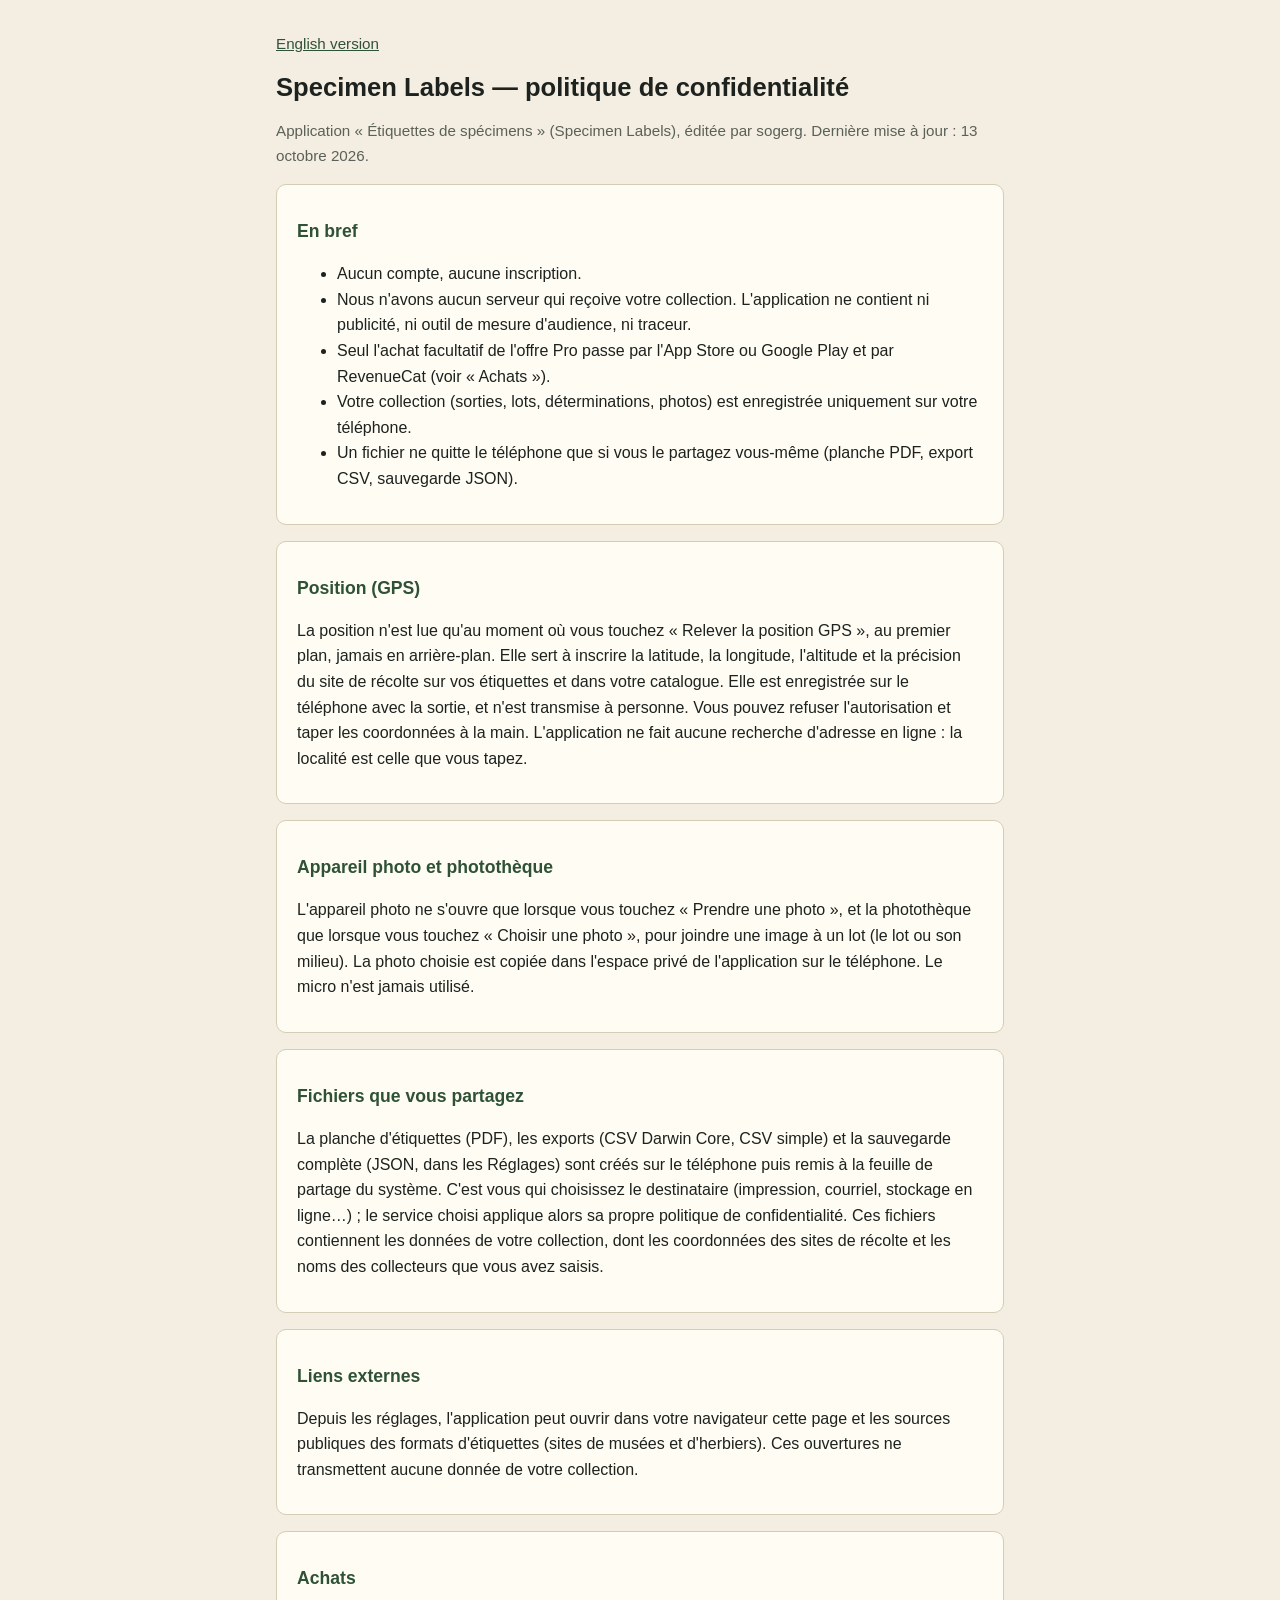
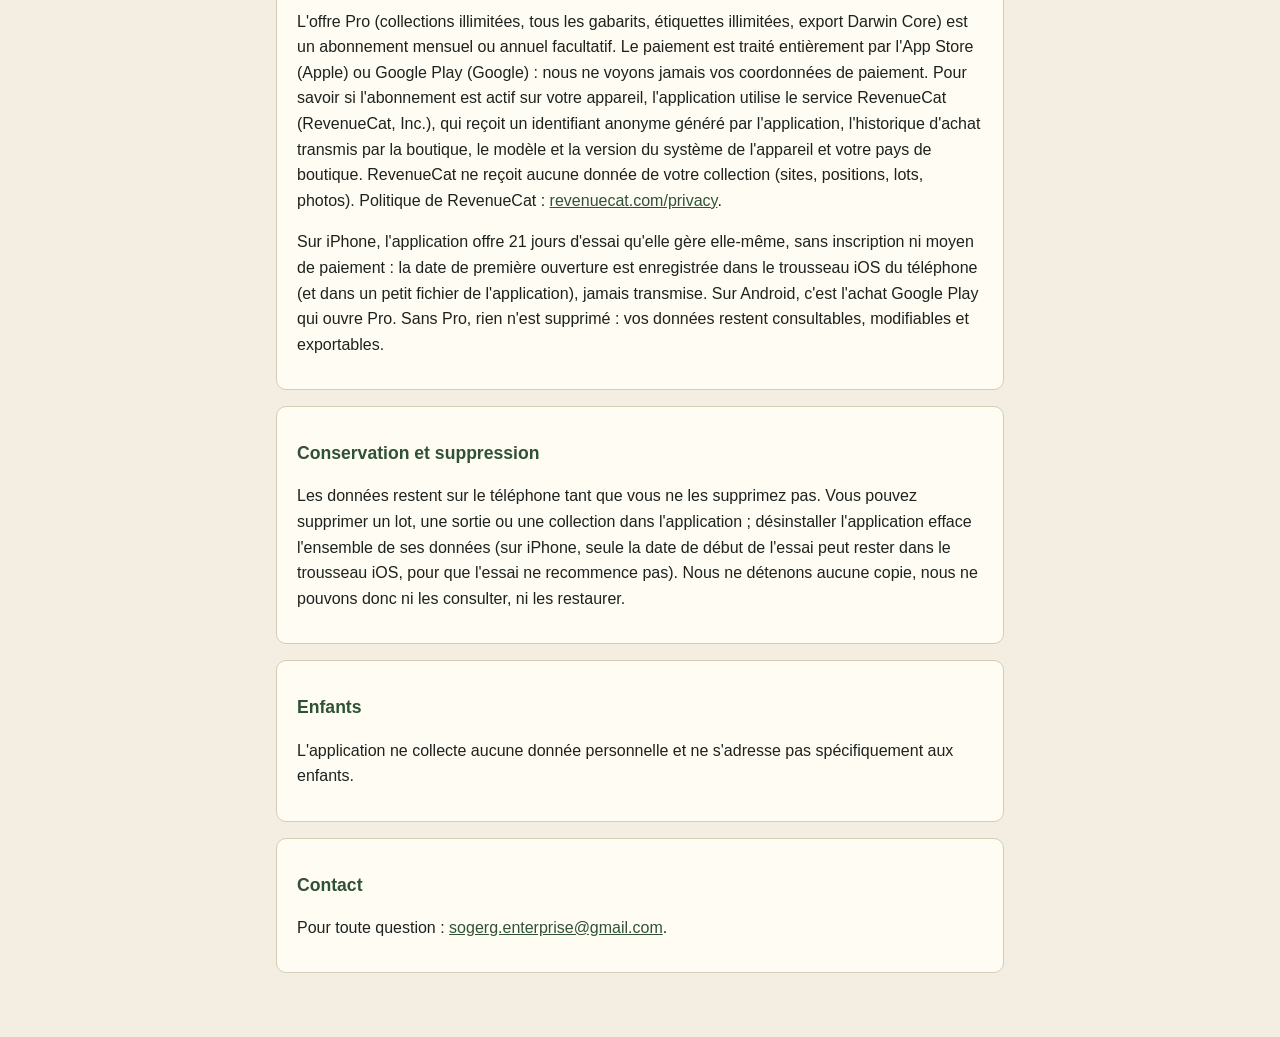
<file: index.html>
<!DOCTYPE html>
<html lang="fr">
<head>
<meta charset="utf-8">
<meta name="viewport" content="width=device-width, initial-scale=1">
<title>Specimen Labels — Confidentialité</title>
<link rel="stylesheet" href="style.css">
</head>
<body>
<main>
<nav><a href="en/">English version</a></nav>
<h1>Specimen Labels — politique de confidentialité</h1>
<p class="doux">Application « Étiquettes de spécimens » (Specimen Labels), éditée par sogerg. Dernière mise à jour : 13 octobre 2026.</p>

<section>
<h2>En bref</h2>
<ul>
<li>Aucun compte, aucune inscription.</li>
<li>Nous n'avons aucun serveur qui reçoive votre collection. L'application ne contient ni publicité, ni outil de mesure d'audience, ni traceur.</li>
<li>Seul l'achat facultatif de l'offre Pro passe par l'App Store ou Google Play et par RevenueCat (voir « Achats »).</li>
<li>Votre collection (sorties, lots, déterminations, photos) est enregistrée uniquement sur votre téléphone.</li>
<li>Un fichier ne quitte le téléphone que si vous le partagez vous-même (planche PDF, export CSV, sauvegarde JSON).</li>
</ul>
</section>

<section>
<h2>Position (GPS)</h2>
<p>La position n'est lue qu'au moment où vous touchez « Relever la position GPS », au premier plan, jamais en arrière-plan. Elle sert à inscrire la latitude, la longitude, l'altitude et la précision du site de récolte sur vos étiquettes et dans votre catalogue. Elle est enregistrée sur le téléphone avec la sortie, et n'est transmise à personne. Vous pouvez refuser l'autorisation et taper les coordonnées à la main. L'application ne fait aucune recherche d'adresse en ligne : la localité est celle que vous tapez.</p>
</section>

<section>
<h2>Appareil photo et photothèque</h2>
<p>L'appareil photo ne s'ouvre que lorsque vous touchez « Prendre une photo », et la photothèque que lorsque vous touchez « Choisir une photo », pour joindre une image à un lot (le lot ou son milieu). La photo choisie est copiée dans l'espace privé de l'application sur le téléphone. Le micro n'est jamais utilisé.</p>
</section>

<section>
<h2>Fichiers que vous partagez</h2>
<p>La planche d'étiquettes (PDF), les exports (CSV Darwin Core, CSV simple) et la sauvegarde complète (JSON, dans les Réglages) sont créés sur le téléphone puis remis à la feuille de partage du système. C'est vous qui choisissez le destinataire (impression, courriel, stockage en ligne…) ; le service choisi applique alors sa propre politique de confidentialité. Ces fichiers contiennent les données de votre collection, dont les coordonnées des sites de récolte et les noms des collecteurs que vous avez saisis.</p>
</section>

<section>
<h2>Liens externes</h2>
<p>Depuis les réglages, l'application peut ouvrir dans votre navigateur cette page et les sources publiques des formats d'étiquettes (sites de musées et d'herbiers). Ces ouvertures ne transmettent aucune donnée de votre collection.</p>
</section>

<section>
<h2>Achats</h2>
<p>L'offre Pro (collections illimitées, tous les gabarits, étiquettes illimitées, export Darwin Core) est un abonnement mensuel ou annuel facultatif. Le paiement est traité entièrement par l'App Store (Apple) ou Google Play (Google) : nous ne voyons jamais vos coordonnées de paiement. Pour savoir si l'abonnement est actif sur votre appareil, l'application utilise le service RevenueCat (RevenueCat, Inc.), qui reçoit un identifiant anonyme généré par l'application, l'historique d'achat transmis par la boutique, le modèle et la version du système de l'appareil et votre pays de boutique. RevenueCat ne reçoit aucune donnée de votre collection (sites, positions, lots, photos). Politique de RevenueCat : <a href="https://www.revenuecat.com/privacy">revenuecat.com/privacy</a>.</p>
<p>Sur iPhone, l'application offre 21 jours d'essai qu'elle gère elle-même, sans inscription ni moyen de paiement : la date de première ouverture est enregistrée dans le trousseau iOS du téléphone (et dans un petit fichier de l'application), jamais transmise. Sur Android, c'est l'achat Google Play qui ouvre Pro. Sans Pro, rien n'est supprimé : vos données restent consultables, modifiables et exportables.</p>
</section>

<section>
<h2>Conservation et suppression</h2>
<p>Les données restent sur le téléphone tant que vous ne les supprimez pas. Vous pouvez supprimer un lot, une sortie ou une collection dans l'application ; désinstaller l'application efface l'ensemble de ses données (sur iPhone, seule la date de début de l'essai peut rester dans le trousseau iOS, pour que l'essai ne recommence pas). Nous ne détenons aucune copie, nous ne pouvons donc ni les consulter, ni les restaurer.</p>
</section>

<section>
<h2>Enfants</h2>
<p>L'application ne collecte aucune donnée personnelle et ne s'adresse pas spécifiquement aux enfants.</p>
</section>

<section>
<h2>Contact</h2>
<p>Pour toute question : <a href="mailto:sogerg.enterprise@gmail.com">sogerg.enterprise@gmail.com</a>.</p>
</section>
</main>
</body>
</html>
</file>
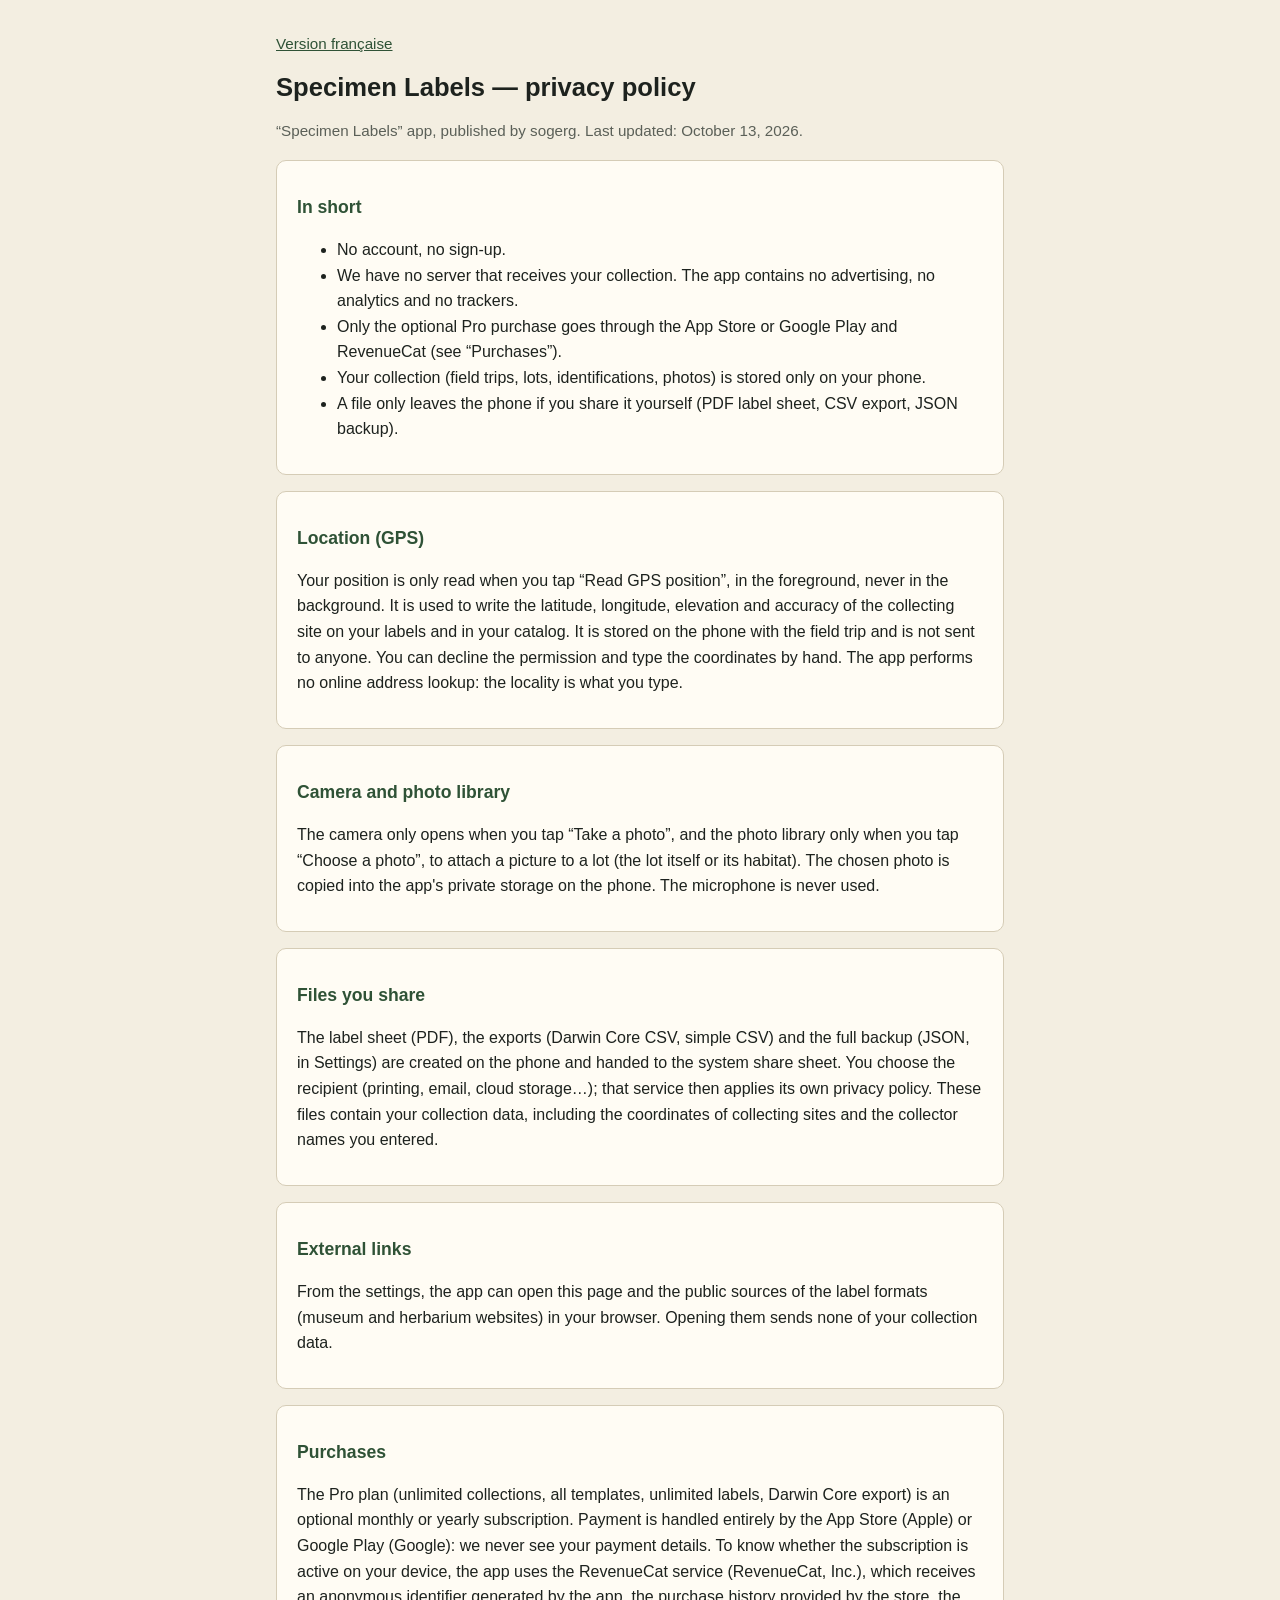
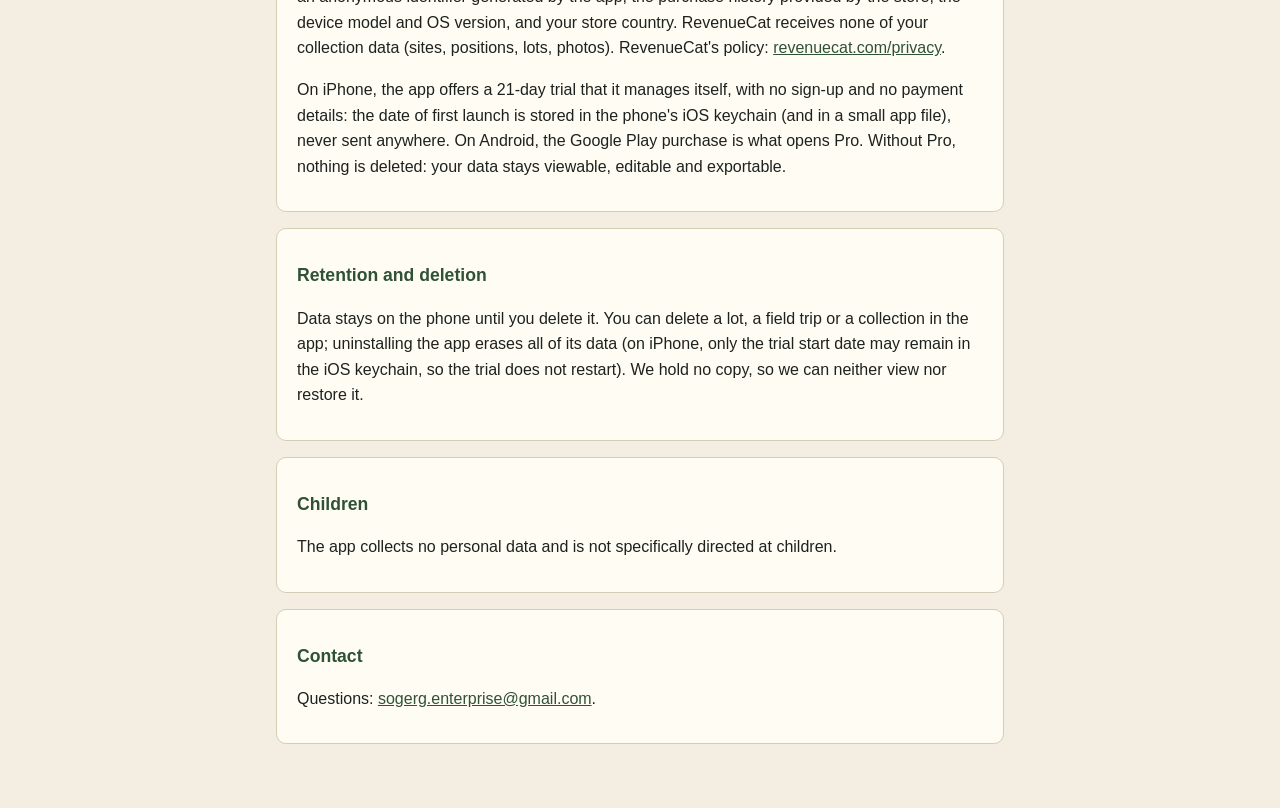
<file: en/index.html>
<!DOCTYPE html>
<html lang="en">
<head>
<meta charset="utf-8">
<meta name="viewport" content="width=device-width, initial-scale=1">
<title>Specimen Labels — Privacy</title>
<link rel="stylesheet" href="../style.css">
</head>
<body>
<main>
<nav><a href="../">Version française</a></nav>
<h1>Specimen Labels — privacy policy</h1>
<p class="doux">“Specimen Labels” app, published by sogerg. Last updated: October 13, 2026.</p>

<section>
<h2>In short</h2>
<ul>
<li>No account, no sign-up.</li>
<li>We have no server that receives your collection. The app contains no advertising, no analytics and no trackers.</li>
<li>Only the optional Pro purchase goes through the App Store or Google Play and RevenueCat (see “Purchases”).</li>
<li>Your collection (field trips, lots, identifications, photos) is stored only on your phone.</li>
<li>A file only leaves the phone if you share it yourself (PDF label sheet, CSV export, JSON backup).</li>
</ul>
</section>

<section>
<h2>Location (GPS)</h2>
<p>Your position is only read when you tap “Read GPS position”, in the foreground, never in the background. It is used to write the latitude, longitude, elevation and accuracy of the collecting site on your labels and in your catalog. It is stored on the phone with the field trip and is not sent to anyone. You can decline the permission and type the coordinates by hand. The app performs no online address lookup: the locality is what you type.</p>
</section>

<section>
<h2>Camera and photo library</h2>
<p>The camera only opens when you tap “Take a photo”, and the photo library only when you tap “Choose a photo”, to attach a picture to a lot (the lot itself or its habitat). The chosen photo is copied into the app's private storage on the phone. The microphone is never used.</p>
</section>

<section>
<h2>Files you share</h2>
<p>The label sheet (PDF), the exports (Darwin Core CSV, simple CSV) and the full backup (JSON, in Settings) are created on the phone and handed to the system share sheet. You choose the recipient (printing, email, cloud storage…); that service then applies its own privacy policy. These files contain your collection data, including the coordinates of collecting sites and the collector names you entered.</p>
</section>

<section>
<h2>External links</h2>
<p>From the settings, the app can open this page and the public sources of the label formats (museum and herbarium websites) in your browser. Opening them sends none of your collection data.</p>
</section>

<section>
<h2>Purchases</h2>
<p>The Pro plan (unlimited collections, all templates, unlimited labels, Darwin Core export) is an optional monthly or yearly subscription. Payment is handled entirely by the App Store (Apple) or Google Play (Google): we never see your payment details. To know whether the subscription is active on your device, the app uses the RevenueCat service (RevenueCat, Inc.), which receives an anonymous identifier generated by the app, the purchase history provided by the store, the device model and OS version, and your store country. RevenueCat receives none of your collection data (sites, positions, lots, photos). RevenueCat's policy: <a href="https://www.revenuecat.com/privacy">revenuecat.com/privacy</a>.</p>
<p>On iPhone, the app offers a 21-day trial that it manages itself, with no sign-up and no payment details: the date of first launch is stored in the phone's iOS keychain (and in a small app file), never sent anywhere. On Android, the Google Play purchase is what opens Pro. Without Pro, nothing is deleted: your data stays viewable, editable and exportable.</p>
</section>

<section>
<h2>Retention and deletion</h2>
<p>Data stays on the phone until you delete it. You can delete a lot, a field trip or a collection in the app; uninstalling the app erases all of its data (on iPhone, only the trial start date may remain in the iOS keychain, so the trial does not restart). We hold no copy, so we can neither view nor restore it.</p>
</section>

<section>
<h2>Children</h2>
<p>The app collects no personal data and is not specifically directed at children.</p>
</section>

<section>
<h2>Contact</h2>
<p>Questions: <a href="mailto:sogerg.enterprise@gmail.com">sogerg.enterprise@gmail.com</a>.</p>
</section>
</main>
</body>
</html>
</file>
<file: style.css>
:root { --fond: #F3EEE1; --carte: #FFFCF4; --encre: #1D221E; --doux: #5B6058; --accent: #2F5236; --bord: #D5CCB6; }
@media (prefers-color-scheme: dark) { :root { --fond: #131612; --carte: #1C201B; --encre: #ECE7DA; --doux: #A7AA9F; --accent: #8DB88F; --bord: #353B33; } }
* { box-sizing: border-box; }
body { margin: 0; background: var(--fond); color: var(--encre); font: 16px/1.6 -apple-system, "Segoe UI", Roboto, Helvetica, Arial, sans-serif; }
main { max-width: 760px; margin: 0 auto; padding: 32px 16px 64px; }
h1 { font-size: 1.6rem; line-height: 1.25; margin: 0 0 4px; }
h2 { font-size: 1.1rem; margin: 28px 0 8px; color: var(--accent); }
p, li { color: var(--encre); }
.doux { color: var(--doux); font-size: .95rem; }
section { background: var(--carte); border: 1px solid var(--bord); border-radius: 10px; padding: 4px 20px 16px; margin-top: 16px; }
a { color: var(--accent); }
nav { margin-bottom: 16px; font-size: .95rem; }
</file>
